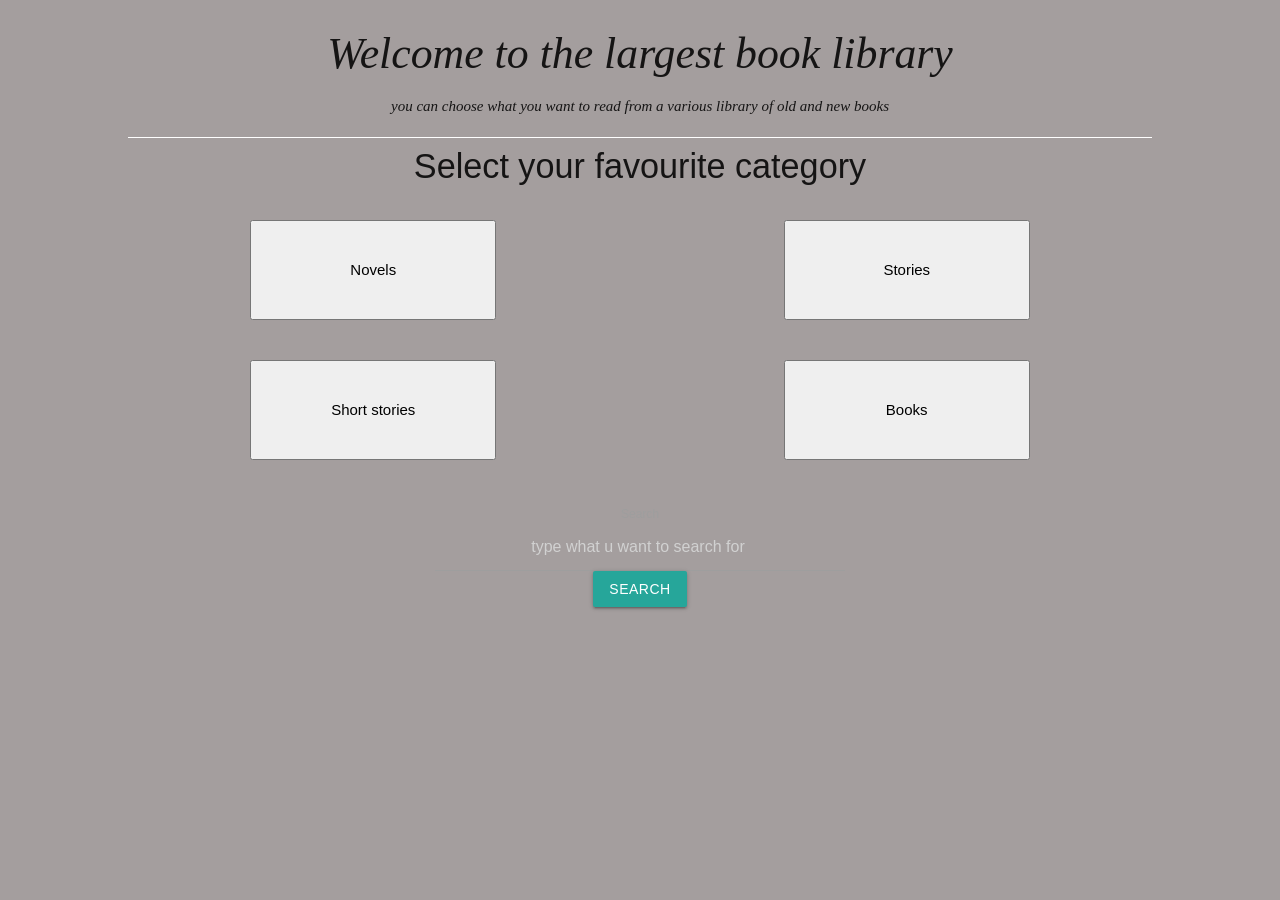
<file: BookLibrary/index.html>
<!DOCTYPE html>
<html lang="en">
<head>
    <meta charset="UTF-8">
    <meta name="viewport" content="width=device-width, initial-scale=1.0">
    <script src="https://code.jquery.com/jquery-3.7.0.min.js"></script>
    <link rel="stylesheet" href="https://cdnjs.cloudflare.com/ajax/libs/materialize/1.0.0/css/materialize.min.css">
    <link rel="stylesheet" type="text/css" href="style.css">
    <title>Books Library</title>
</head>
<body>
    <header id="header">
        <h3>Welcome to the largest book library </h3>
        <p>you can choose what you want to read from a various library of old and new books</p>
    </header>
    
    <main>
        <h4>Select your favourite category </h4>
        <div id="cat">  
          <button class="shown" >Novels</button>
          <button class="shown">Stories</button>
          <button class="shown">Short stories</button>
          <button class="shown">Books</button>
          <button class="hid" id="Education">Education</button>
          <button class="hid" id="horror">horror</button>
          <button class="hid" id="Romance">Romance</button>
          <button class="hid" id="Fantasy">Fantasy</button>
          <button class="hid" id="Fairy">Fairy tale</button>
          <button class="hid" id="for Children">for Children</button>
        </div>
        
        <div id="output"></div>
        <br>
        <form  >
            <label>Search</label>
            <input  id = 'In' type="search" placeholder="type what u want to search for" value="">
            <input id = 'Su'  class="btn waves-effect waves-light" type="submit" value="search">
        </form>
    </main>

<script src="javaScript.js"></script>
</body>
</html>
</file>
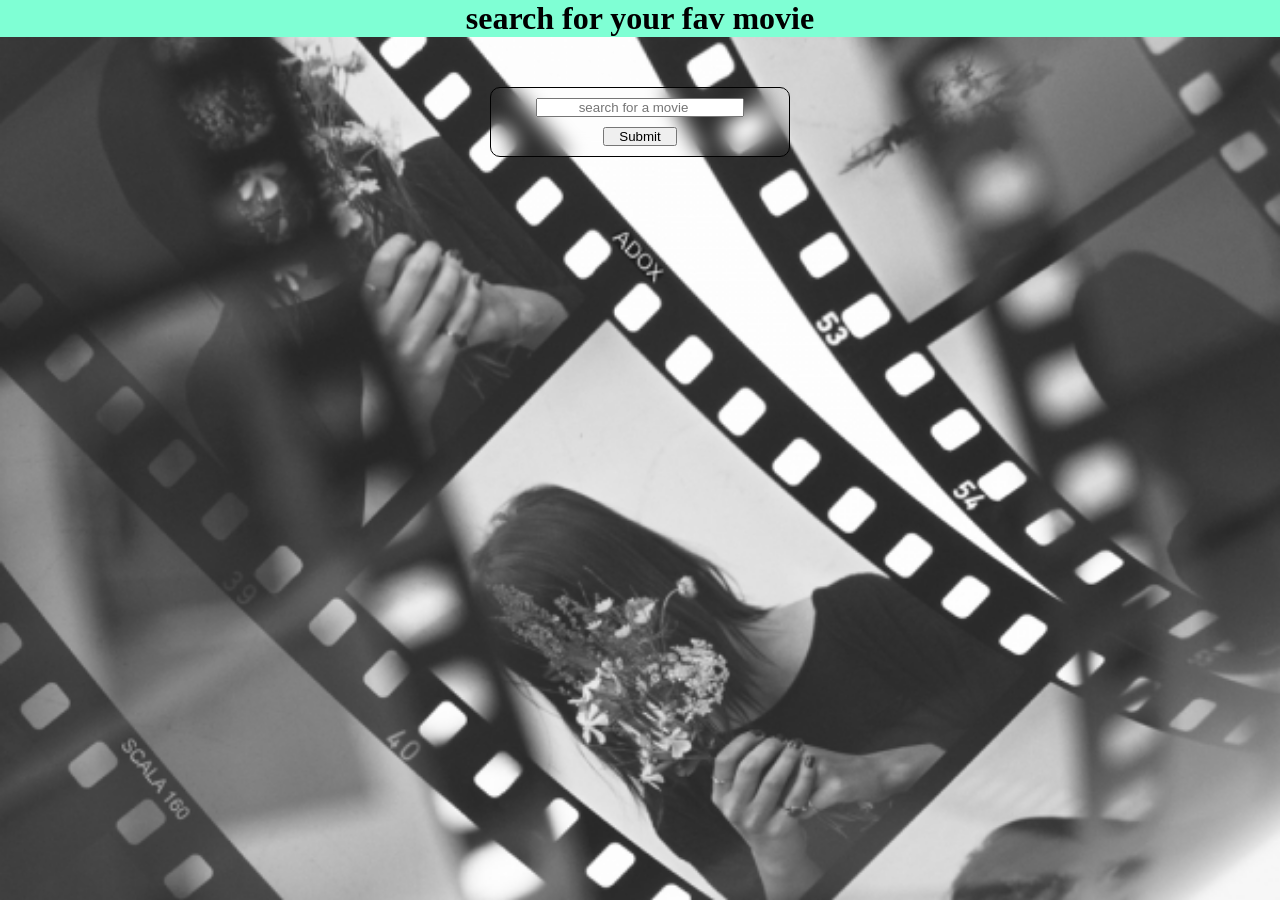
<file: Movies/index.html>
<!DOCTYPE html>
<html lang="en">
<head>
    <meta charset="UTF-8">
    <meta name="viewport" content="width=device-width, initial-scale=1.0">
    <title>fMovies</title>
    <link rel="shortcut icon" href="img/bk.jpeg" />
    <link rel="stylesheet" href="style.css">

</head>
<body>
    <!-- start header -->
    <header>
        <h1>search for your fav movie</h1>
    </header>
    <!-- end header -->

    <!-- start search form -->
    <form>
        <input type="search" id="search-input" placeholder="search for a movie">
        <input type="submit" id="search-btn">
    </form>
    <!-- end search form -->

    <!-- start result section -->
    <div class="result" id="out-put"></div>
    <!-- end result section -->
    <script src="script.js"></script>
</body>
</html>
</file>
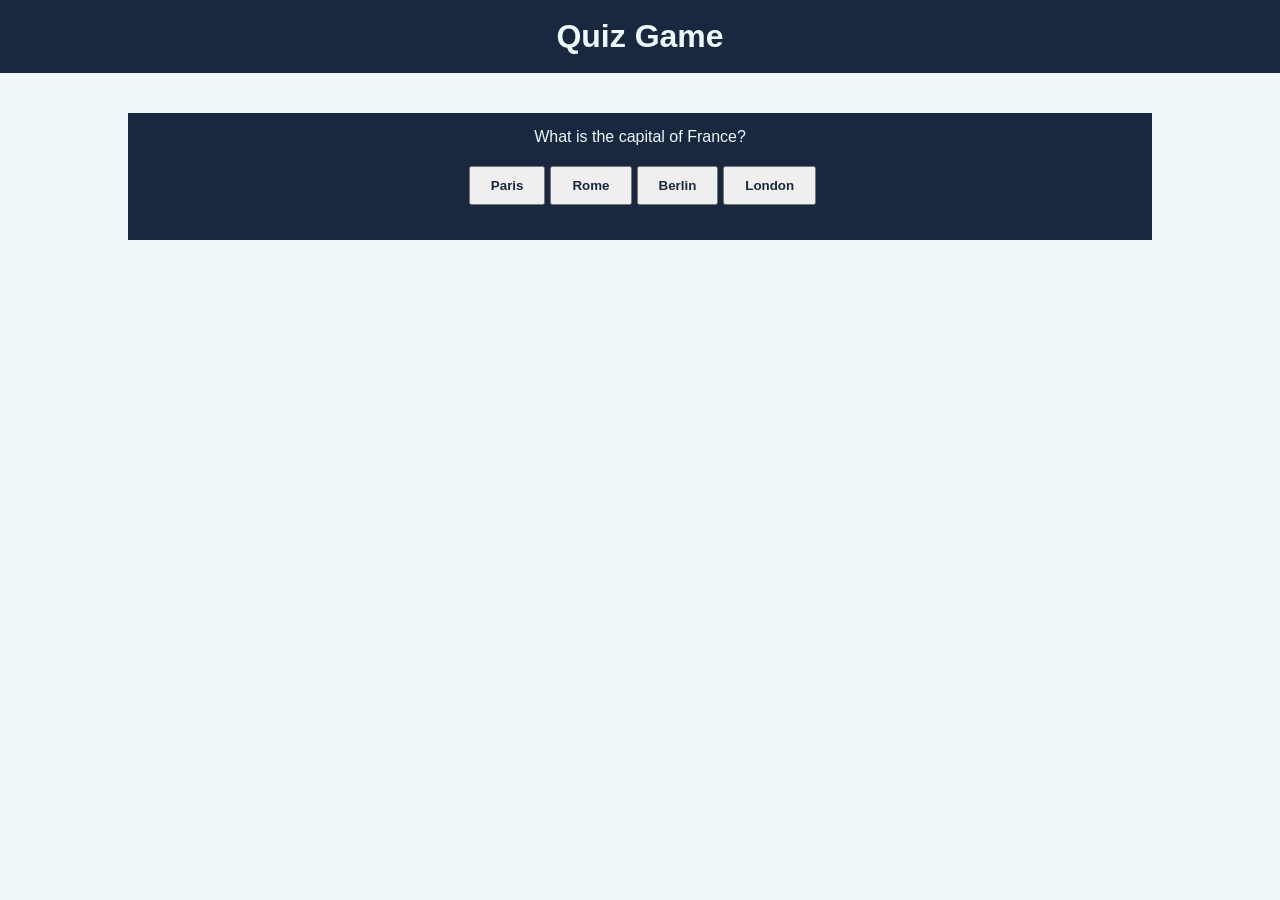
<file: Quiz/index.html>
<!DOCTYPE html>
<html lang="en">
<head>
<meta charset="UTF-8">
<meta name="viewport" content="width=device-width, initial-scale=1.0">
<title>Quiz Game</title>
<link rel="stylesheet" href="style.css">
<script src="app.js" defer></script>
</head>
<body>

<header>
    <a href="index.html"><h1>Quiz Game</h1></a>
</header>

<div class="container">  
  <p id="question"></p>
  <div id="options"></div>
  <p id="result"></p>
  <button id="next" style="display: none;">Next</button>
  <button id="restart" style="display: none;">Restart</button>
</div>


</body>
</html>
</file>
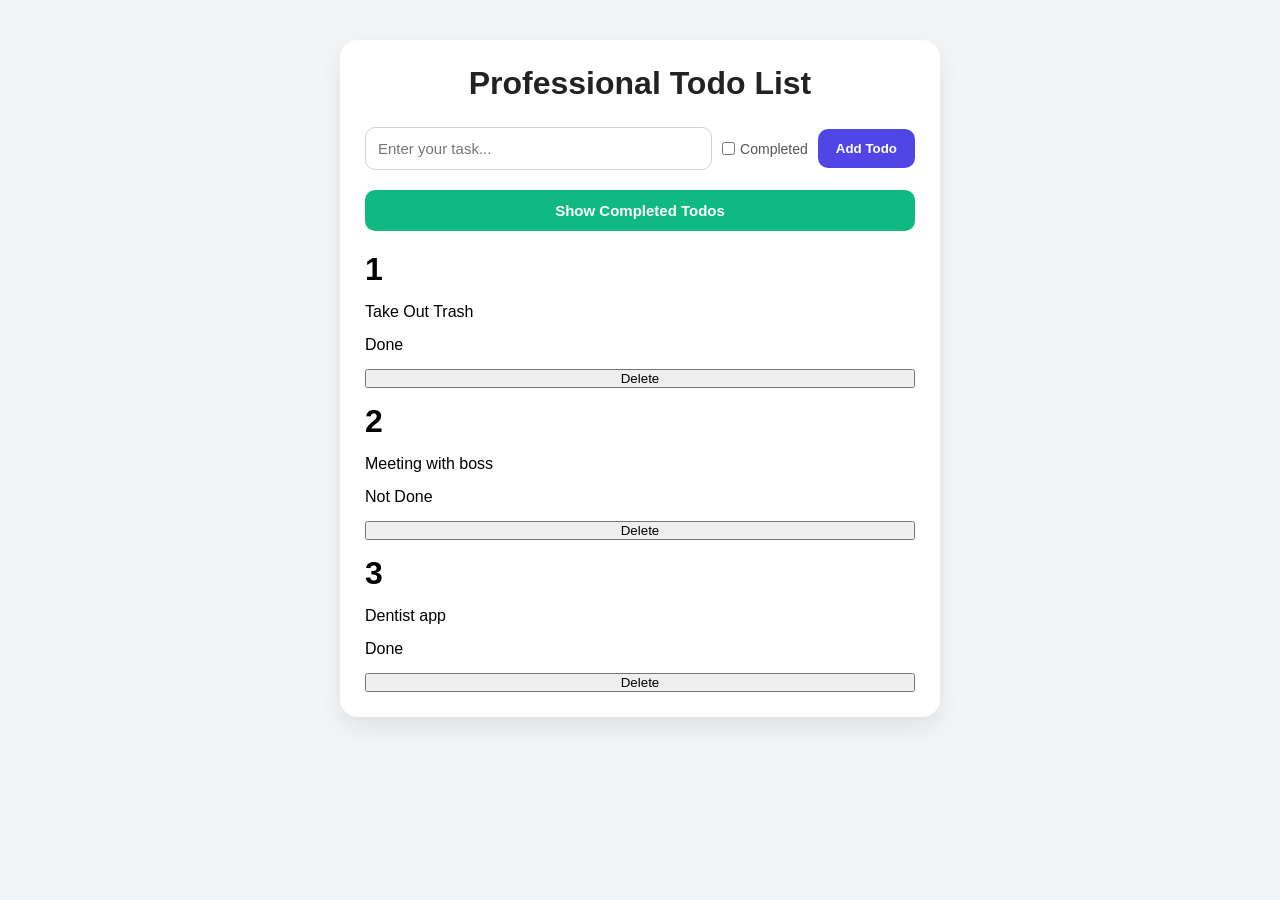
<file: Todolist-2/index.html>
<!DOCTYPE html>
<html lang="en">
<head>
    <meta charset="UTF-8">
    <meta name="viewport" content="width=device-width, initial-scale=1.0">
    <link rel="stylesheet" href="style.css"/>
    <title>TodoList</title>
</head>
<body>
    <div class="container">
        <h1 class="title">Professional Todo List</h1>
        <form id="form">
            <input type="text" name="todotext" placeholder="Enter your task..."required/>
            <div class="checkbox-box">
                <input type="checkbox" name="checkbox">
                <label>Completed</label>
            </div>
            <button type="submit">Add Todo</button>
        </form>
        <button id="Filter">Show Completed Todos</button>
        <div id="display"></div>
  </div>
  <script src="TodoList.js"></script>
</body>
</html>
</file>
<file: BookLibrary/style.css>
* { 
    margin: 0;
    padding: 0;
}
body {
    width: 80%;
    margin: 20px auto;
    background: rgb(164, 158, 158);
}
#header {
    font-family:cursive;
    font-style:oblique;
    text-align: center;
    margin-bottom: 10px;
    padding-bottom: 20px;
    border-bottom: 1px solid white;
}
main h4{
    text-align: center;
    margin-top: 10px;
}
#cat{
    width: 80%;
    margin: auto;
    display: flex;
    justify-content:space-between;
    flex-flow: wrap row;
}
#cat button{
    width: 30%;
    height: 100px;
    margin: 20px;
}

form {
    width: 40%;
    margin: auto;
    text-align: center;
}
#In {
    width: 100%;
    margin: auto;
    text-align: center;
}

#output{
    display: flex;
    width: 80%;
    margin: auto;
    justify-content: space-between;
    flex-flow: wrap row;
}
#output div{
    display: flex;
    width: 40%;
    margin: 20px;
    justify-content: space-between;
    flex-flow: wrap row;
}
</file>
<file: Movies/style.css>
/* global props */

*{
    box-sizing: border-box;
    margin: 0;
    padding: 0;
}

body{
    background: url(./bk.jpeg);
    background-size: cover;
    background-repeat: no-repeat;
    background-position: center;
    background-attachment: fixed;
}

header{
    padding: 15;
    background-color: aquamarine;
}

h1{
    text-align: center;
    font-size: 2rem;
    color: #000;
}

form{
    width: 300px;
    border: 1px solid black;
    border-radius: 10px;
    backdrop-filter: blur(10px);
    margin: auto;
    margin-top: 50px;
    margin-bottom: 50px;
    padding: 10px 0px 10px 0px;
    display: flex;
    flex-flow: column wrap;
    align-items: center;
    gap: 10px;
}
#search-input{
    text-align: center;
    width: 70%;
}
#search-btn{
    width: 25%;
}

.result{
    display: flex;
    flex-flow: wrap row;
    justify-content: space-between;
}
.card{
    border: 1px solid black;
    border-radius: 10px;
    backdrop-filter: blur(10px);
    margin-top: 50px;
    margin-bottom: 50px;
    display: flex;
    flex-flow: column wrap;
    align-items: center;
    gap: 10px;
}
</file>
<file: Quiz/style.css>
*{
    margin: 0;
    padding: 0;
    box-sizing: border-box;
}

:root{
    --dark-color: #19283f;       
    --section-color: #eff7fa;
    --red-color:  #ff3150;
    --yellow-color:#ffc400;
}

body {
    font-family: Arial, sans-serif;
    background: var(--section-color);
  }

  header{
    background-color: var(--dark-color);  
    margin-bottom: 40px; 
}

a{
    text-align: center;
    color: var(--section-color);
    padding: 5px;
    font-size: 16px;
    text-decoration: none;
}

a:hover{
    color: var(--yellow-color);
}

  .container {
    max-width: 80%;
    margin: 0 auto;
    text-align: center;
    background-color: var(--dark-color);
    padding: 15px;
  }
  
  p {
    margin-bottom: 10px;
    color: var(--section-color);
  }
  
  button {
    padding: 10px 20px;
    margin-top: 10px;
    margin-bottom: 10px;
    margin-left: 5px;
    cursor: pointer;
    color: var(--dark-color);
    font-weight: bold;
  }

  button:hover{
    background-color: var(--yellow-color);
  }
</file>
<file: Todolist-2/style.css>
*{
      margin:0;
      padding:0;
      box-sizing:border-box;
      font-family:Arial, Helvetica, sans-serif;
    }

    body{
      background:#f3f4f6;
      display:flex;
      justify-content:center;
      align-items:flex-start;
      min-height:100vh;
      padding:40px 20px;
    }

    .container{
      width:100%;
      max-width:600px;
      background:white;
      padding:25px;
      border-radius:18px;
      box-shadow:0 10px 25px rgba(0,0,0,0.08);
    }

    .title{
      text-align:center;
      margin-bottom:25px;
      color:#222;
      font-size:32px;
    }

    /* FORM */

    #form{
      display:flex;
      gap:10px;
      margin-bottom:20px;
      flex-wrap:wrap;
      align-items:center;
    }

    #form input[type="text"]{
      flex:1;
      padding:12px;
      border:1px solid #d1d5db;
      border-radius:10px;
      outline:none;
      font-size:15px;
      transition:0.3s;
    }

    #form input[type="text"]:focus{
      border-color:#4f46e5;
      box-shadow:0 0 0 3px rgba(79,70,229,0.15);
    }

    .checkbox-box{
      display:flex;
      align-items:center;
      gap:5px;
      color:#555;
      font-size:14px;
    }

    #form button{
      background:#4f46e5;
      color:white;
      border:none;
      padding:12px 18px;
      border-radius:10px;
      cursor:pointer;
      font-weight:bold;
      transition:0.3s;
    }

    #form button:hover{
      background:#4338ca;
    }

    /* FILTER BUTTON */

    #Filter{
      width:100%;
      padding:12px;
      margin-bottom:20px;
      border:none;
      background:#10b981;
      color:white;
      border-radius:10px;
      cursor:pointer;
      font-size:15px;
      font-weight:bold;
      transition:0.3s;
    }

    #Filter:hover{
      background:#059669;
    }

    /* TODO ITEMS */

    #display{
      display:flex;
      flex-direction:column;
      gap:15px;
    }

    .todo-card{
      background:#f9fafb;
      border:1px solid #e5e7eb;
      border-radius:14px;
      padding:18px;
      transition:0.3s;
    }

    .todo-card:hover{
      transform:translateY(-2px);
      box-shadow:0 5px 15px rgba(0,0,0,0.06);
    }

    .todo-header{
      display:flex;
      justify-content:space-between;
      align-items:center;
      margin-bottom:10px;
    }

    .todo-id{
      color:#4f46e5;
      font-size:18px;
    }

    .status{
      padding:6px 12px;
      border-radius:20px;
      font-size:13px;
      font-weight:bold;
    }

    .done{
      background:#dcfce7;
      color:#15803d;
    }

    .not-done{
      background:#fee2e2;
      color:#b91c1c;
    }

    .todo-text{
      color:#444;
      margin-bottom:15px;
      font-size:16px;
      line-height:1.5;
    }

    .delete-btn{
      width:100%;
      padding:10px;
      border:none;
      border-radius:10px;
      background:#ef4444;
      color:white;
      cursor:pointer;
      font-weight:bold;
      transition:0.3s;
    }

    .delete-btn:hover{
      background:#dc2626;
    }
</file>
